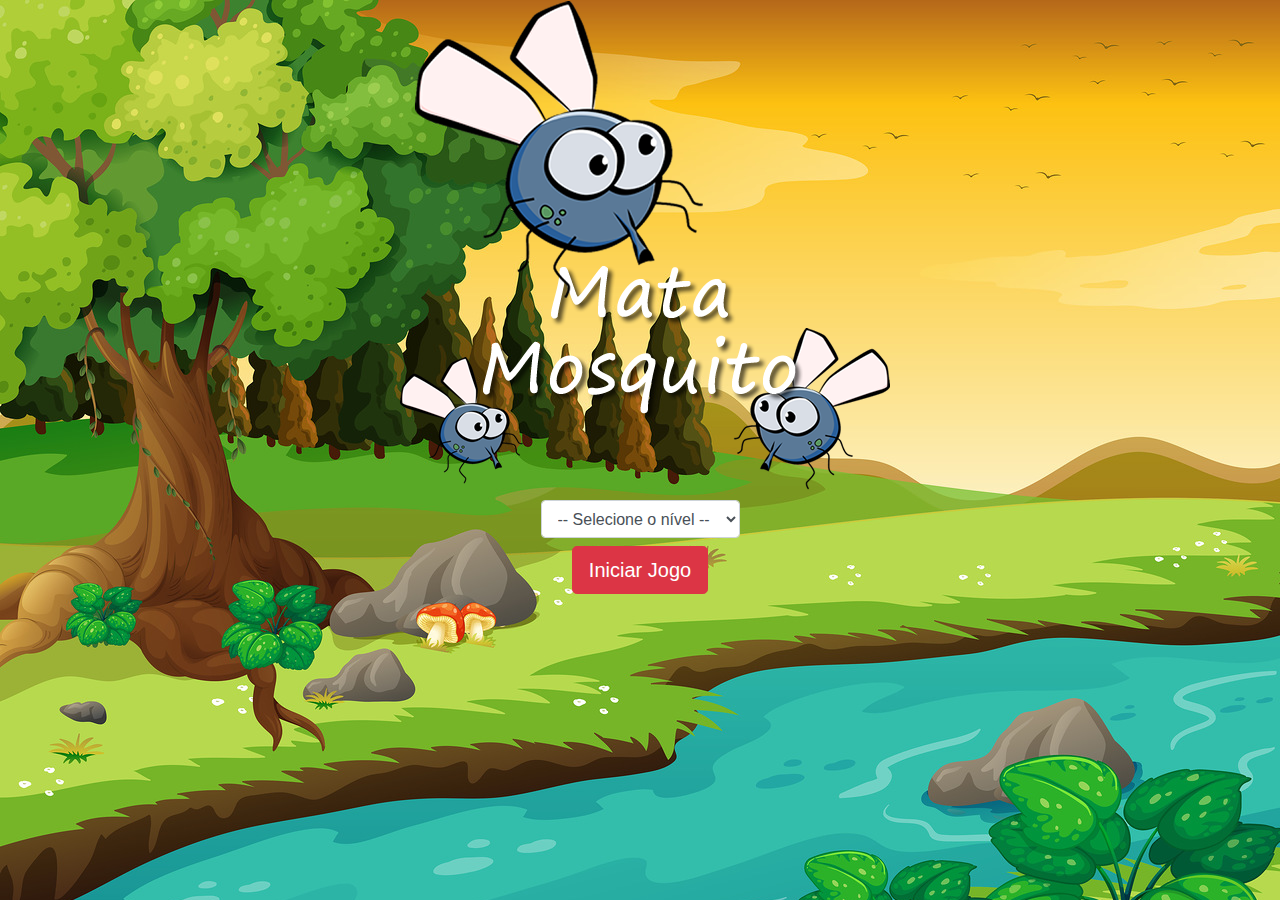
<file: mata mosquito/index.html>
<!DOCTYPE html>
<html>
	<head>
		<title></title>
		<meta charset="UTF-8" />
		<link rel="stylesheet" href="https://maxcdn.bootstrapcdn.com/bootstrap/4.0.0/css/bootstrap.min.css" integrity="sha384-Gn5384xqQ1aoWXA+058RXPxPg6fy4IWvTNh0E263XmFcJlSAwiGgFAW/dAiS6JXm" crossorigin="anonymous">

		<link rel="stylesheet" href="estilo.css" />

		<script>
			function iniciarJogo() {
				var nivel = document.getElementById('nivel').value

				if(nivel === '') {
					alert('Selecione um nível para iniciar o jogo')
					return false
				}

				window.location.href = "app.html?" + nivel

			}
		</script>
	</head>
	<body>

		<div class="container">
			<div class="row">
				<div class="col">
					<div class="d-flex justify-content-center">
						<img src="img/game.png" />
					</div>
				</div>
			</div>

			<div class="row">
				<div class="col">
					<div class="d-flex justify-content-center">
						<div class="mb-2">
							<select class="form-control" id="nivel">
								<option value="">-- Selecione o nível --</option>
								<option value="normal">Normal</option>
								<option value="dificil">Difícil</option>
								<option value="chucknorris">Chuck Norris</option>
							</select>
						</div>
					</div>
				</div>
			</div>


			<div class="row">
				<div class="col">
					<div class="d-flex justify-content-center">
						<button type="button" class="btn btn-danger btn-lg" onclick="iniciarJogo()" >Iniciar Jogo</button>
					</div>
				</div>
			</div>
		</div>

	</body>
</html>
</file>
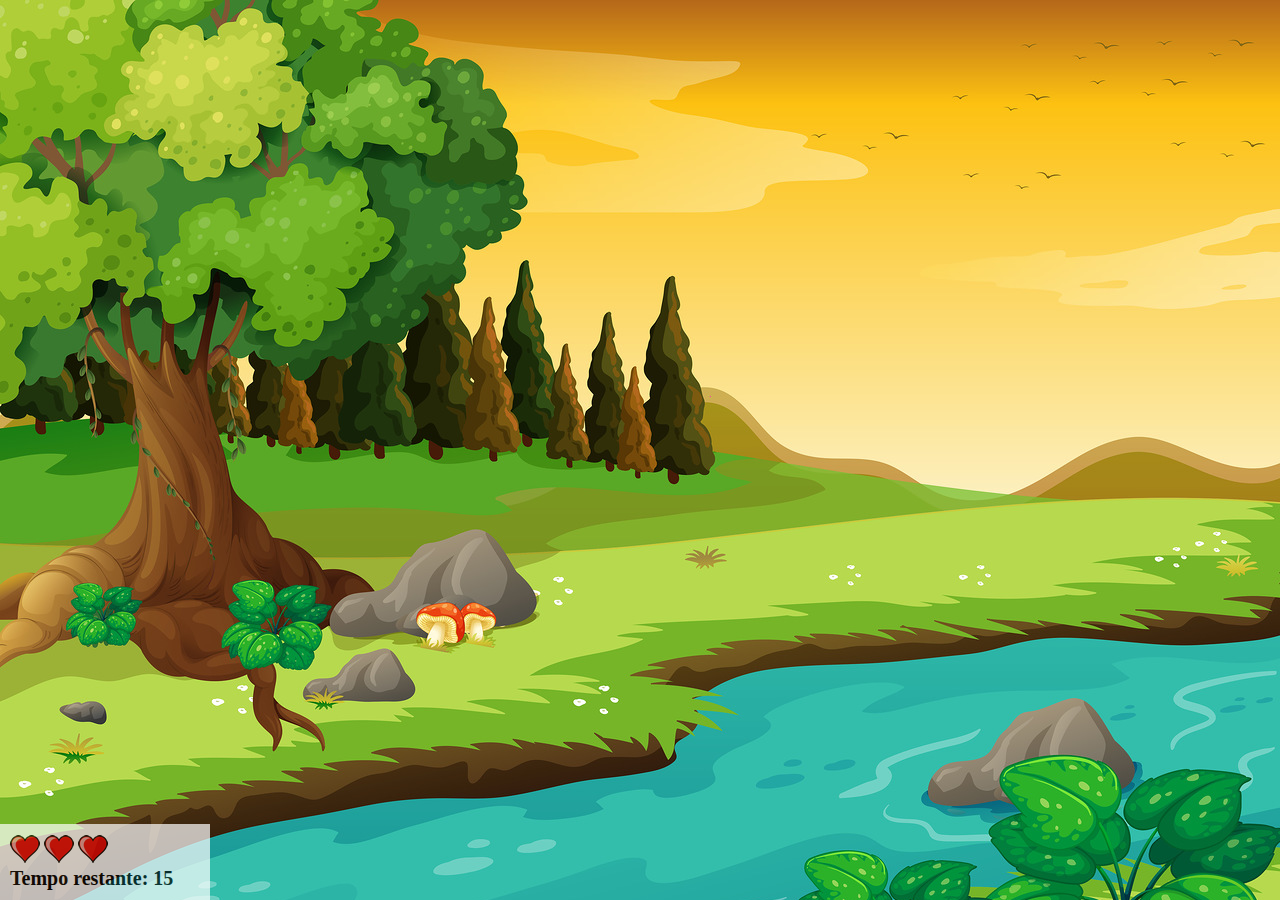
<file: mata mosquito/app.html>
<!DOCTYPE html>
<html>
	<head>
		<title></title>
		<meta charset="UTF-8" />
		<link rel="stylesheet" href="estilo.css" />
		<script src="jogo.js"></script>
	</head>
	<body onresize="ajustaTamanhoPalcoJogo()">

		<div class="painel">
			<div class="vidas">
				<img id="v1" src="img/coracao_cheio.png" />
				<img id="v2" src="img/coracao_cheio.png" />
				<img id="v3" src="img/coracao_cheio.png" />
			</div>

			<div class="cronometro">Tempo restante: <span id="cronometro"></span></div>
		</div>

		<script>
			document.getElementById('cronometro').innerHTML = tempo

			var criaMosca = setInterval(function() { 
				posicaoRandomica()
			}, criaMosquitoTempo)
		</script>
	</body>
</html>
</file>
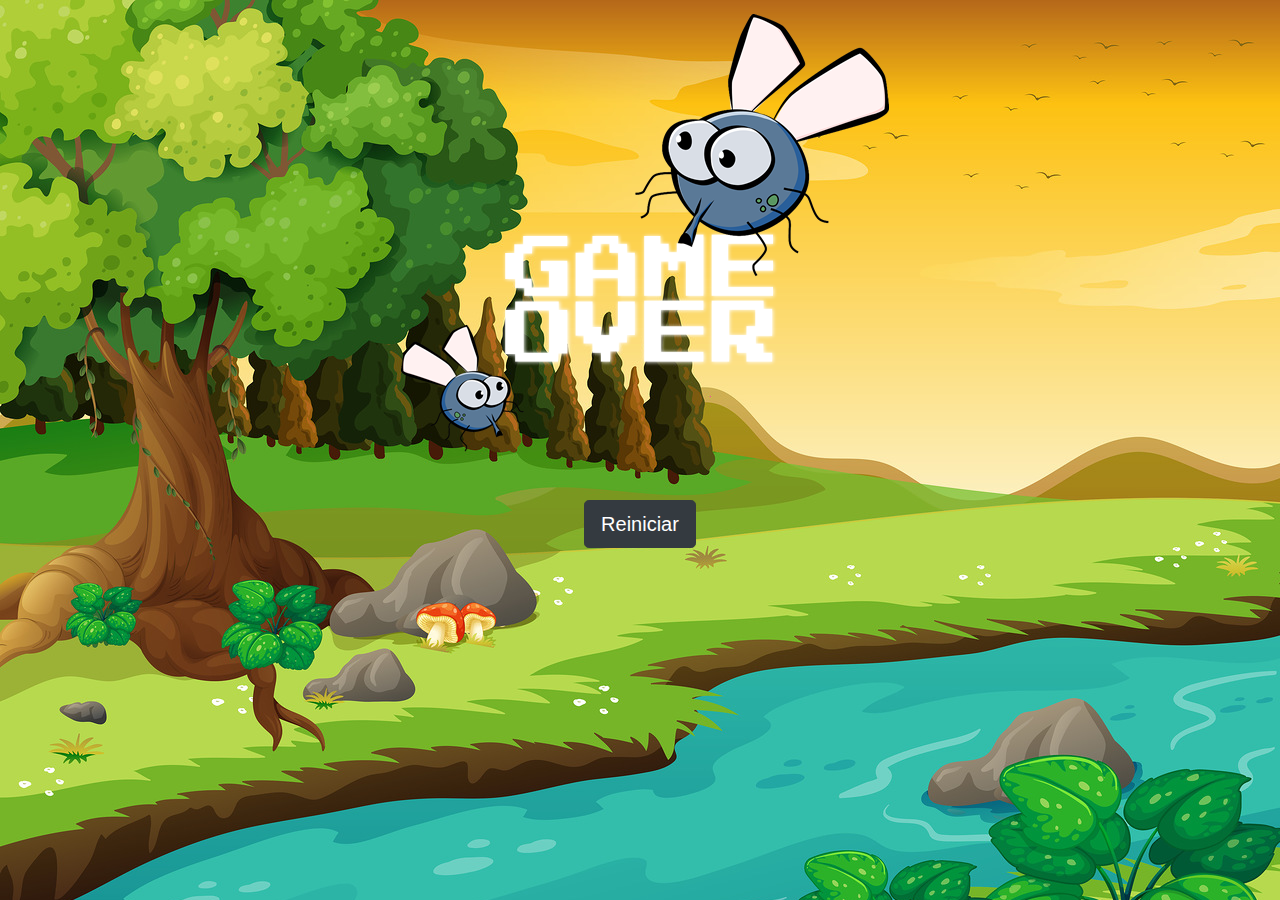
<file: mata mosquito/fim_de_jogo.html>
<!DOCTYPE html>
<html>
	<head>
		<title></title>
		<meta charset="UTF-8" />

		<link rel="stylesheet" href="https://maxcdn.bootstrapcdn.com/bootstrap/4.0.0/css/bootstrap.min.css" integrity="sha384-Gn5384xqQ1aoWXA+058RXPxPg6fy4IWvTNh0E263XmFcJlSAwiGgFAW/dAiS6JXm" crossorigin="anonymous">

		<link rel="stylesheet" href="estilo.css" />
	</head>
	<body>

		<div class="container">
			<div class="row">
				<div class="col">
					<div class="d-flex justify-content-center">
						<img src="img/game_over.png" />
					</div>
				</div>
			</div>


			<div class="row">
				<div class="col">
					<div class="d-flex justify-content-center">
						<button type="button" class="btn btn-dark btn-lg" onclick="window.location.href = 'index.html' ">Reiniciar</button>
					</div>
				</div>
			</div>
		</div>

	</body>
</html>
</file>
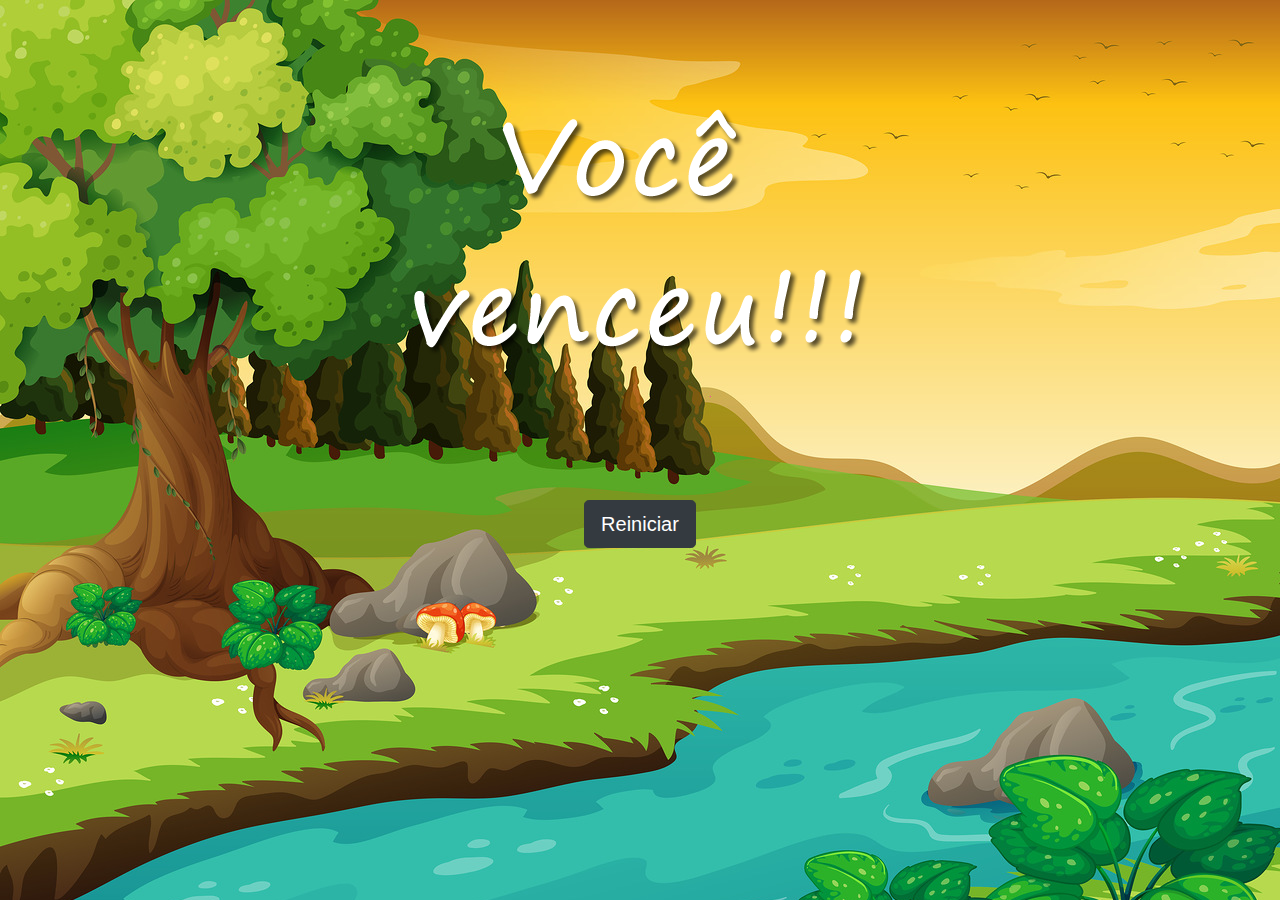
<file: mata mosquito/vitoria.html>
<!DOCTYPE html>
<html>
	<head>
		<title></title>
		<meta charset="UTF-8" />

		<link rel="stylesheet" href="https://maxcdn.bootstrapcdn.com/bootstrap/4.0.0/css/bootstrap.min.css" integrity="sha384-Gn5384xqQ1aoWXA+058RXPxPg6fy4IWvTNh0E263XmFcJlSAwiGgFAW/dAiS6JXm" crossorigin="anonymous">

		<link rel="stylesheet" href="estilo.css" />
	</head>
	<body>

		<div class="container">
			<div class="row">
				<div class="col">
					<div class="d-flex justify-content-center">
						<img src="img/vitoria.png" />
					</div>
				</div>
			</div>


			<div class="row">
				<div class="col">
					<div class="d-flex justify-content-center">
						<button type="button" class="btn btn-dark btn-lg" onclick="window.location.href = 'index.html' ">Reiniciar</button>
					</div>
				</div>
			</div>
		</div>

	</body>
</html>
</file>
<file: mata mosquito/estilo.css>
html {
	cursor: url(img/mata_mosquito.png) 30 30, auto;
}

body {
	background-image: url(img/bg.jpg);
	background-repeat: no-repeat;
	background-size: 100%;
}

.mosquito1 {
	width: 50px;
	height: 50px;
}

.mosquito2 {
	width: 70px;
	height: 70px;
}

.mosquito3 {
	width: 90px;
	height: 90px;
}

.ladoA {
	transform: scaleX(1);
}

.ladoB {
	transform: scaleX(-1);
}

.painel {
	position: absolute;
	width: 190px;
	padding: 10px;
	left: 0px;
	bottom: 0px;
	border-top:solid 1px #fff;
	background-color: #fff;
	opacity: 0.7
}

.vidas {
	float: left;
}

.cronometro {
	float: left;
	font-size: 20px;
	font-weight: bold;
}
</file>
